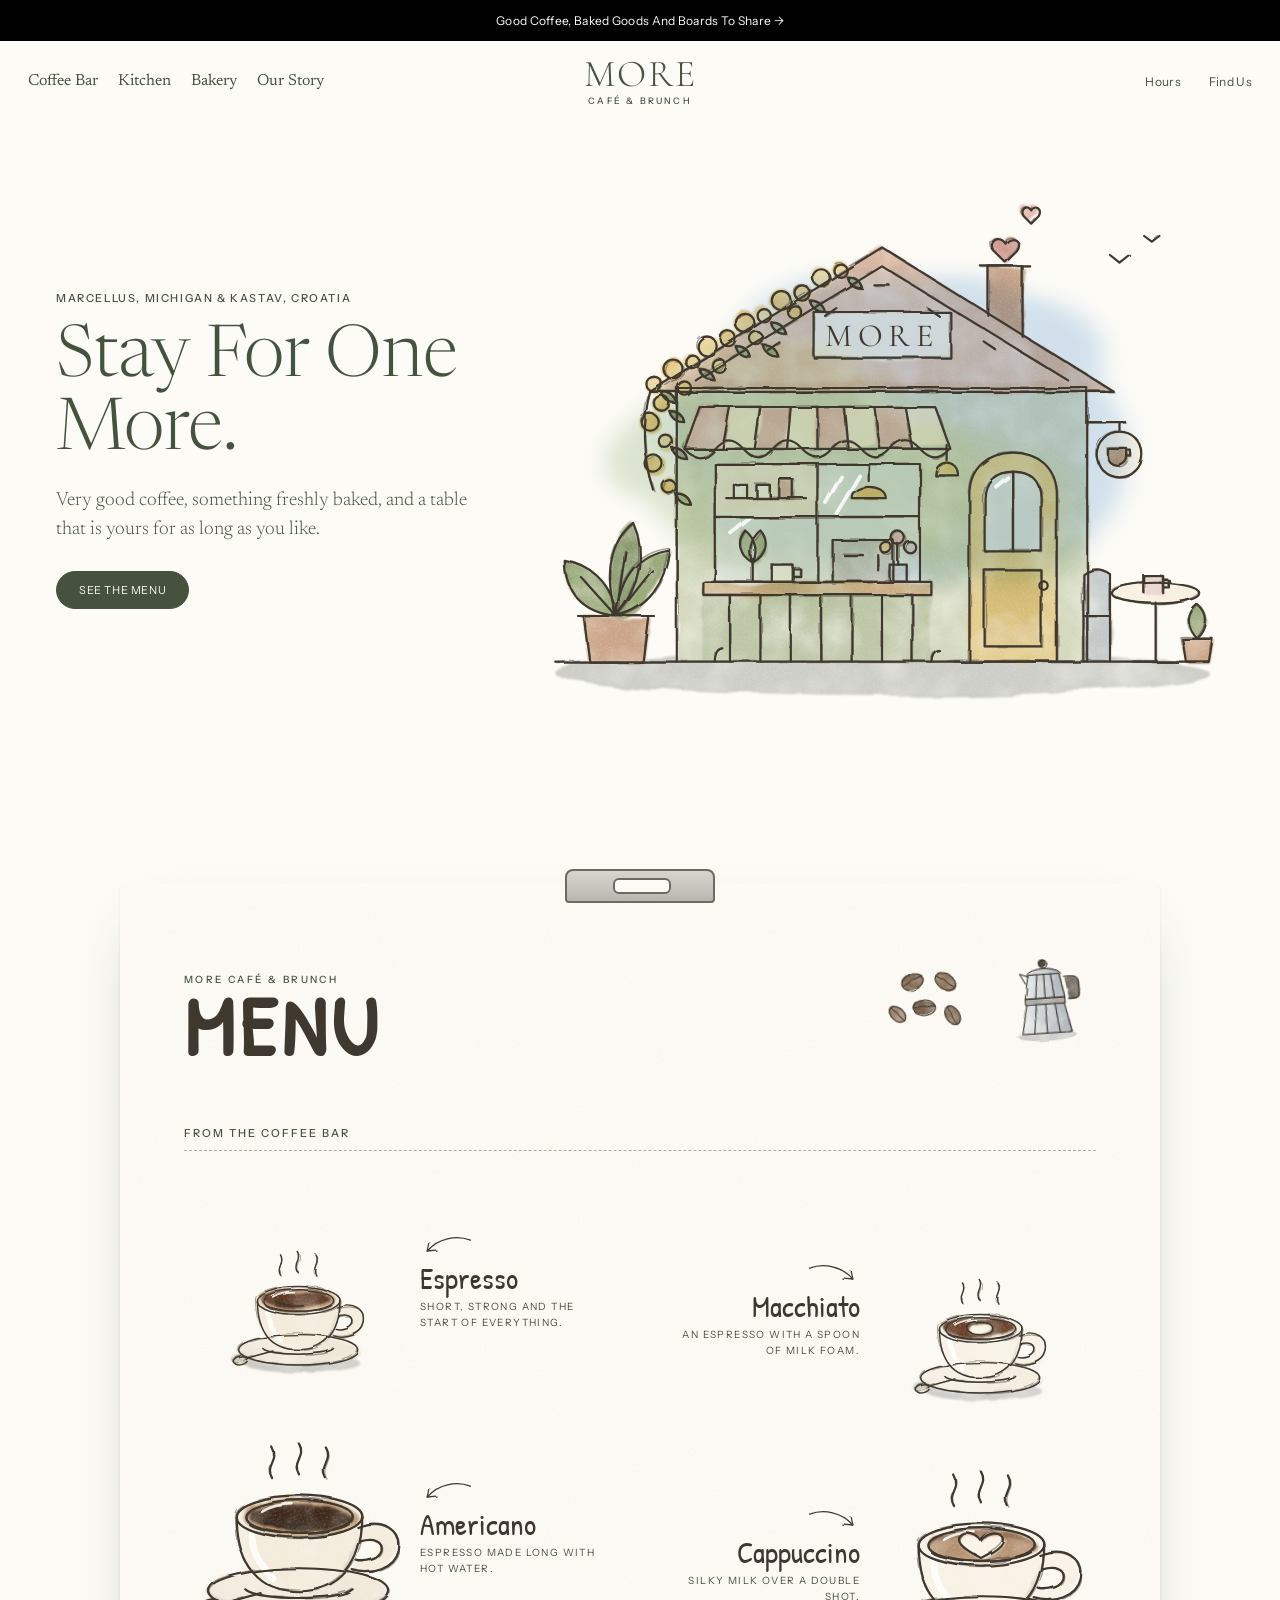
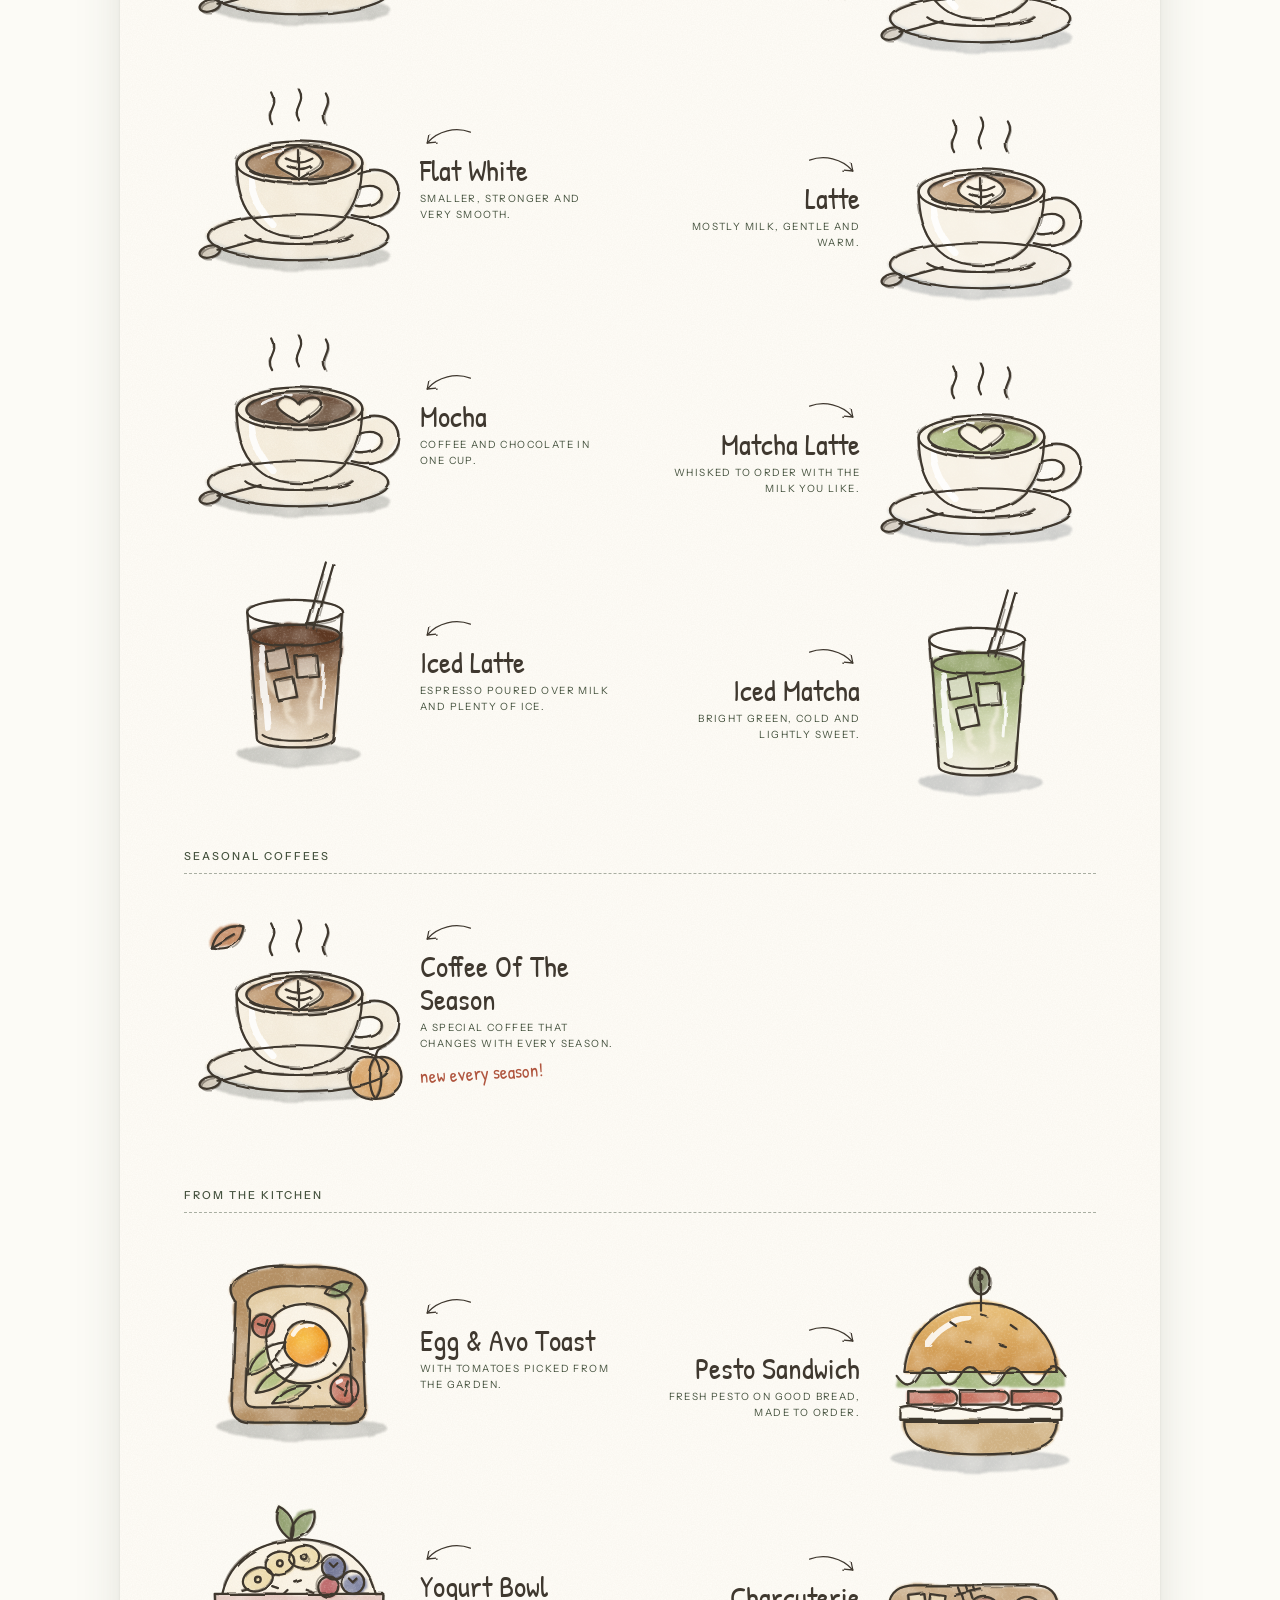
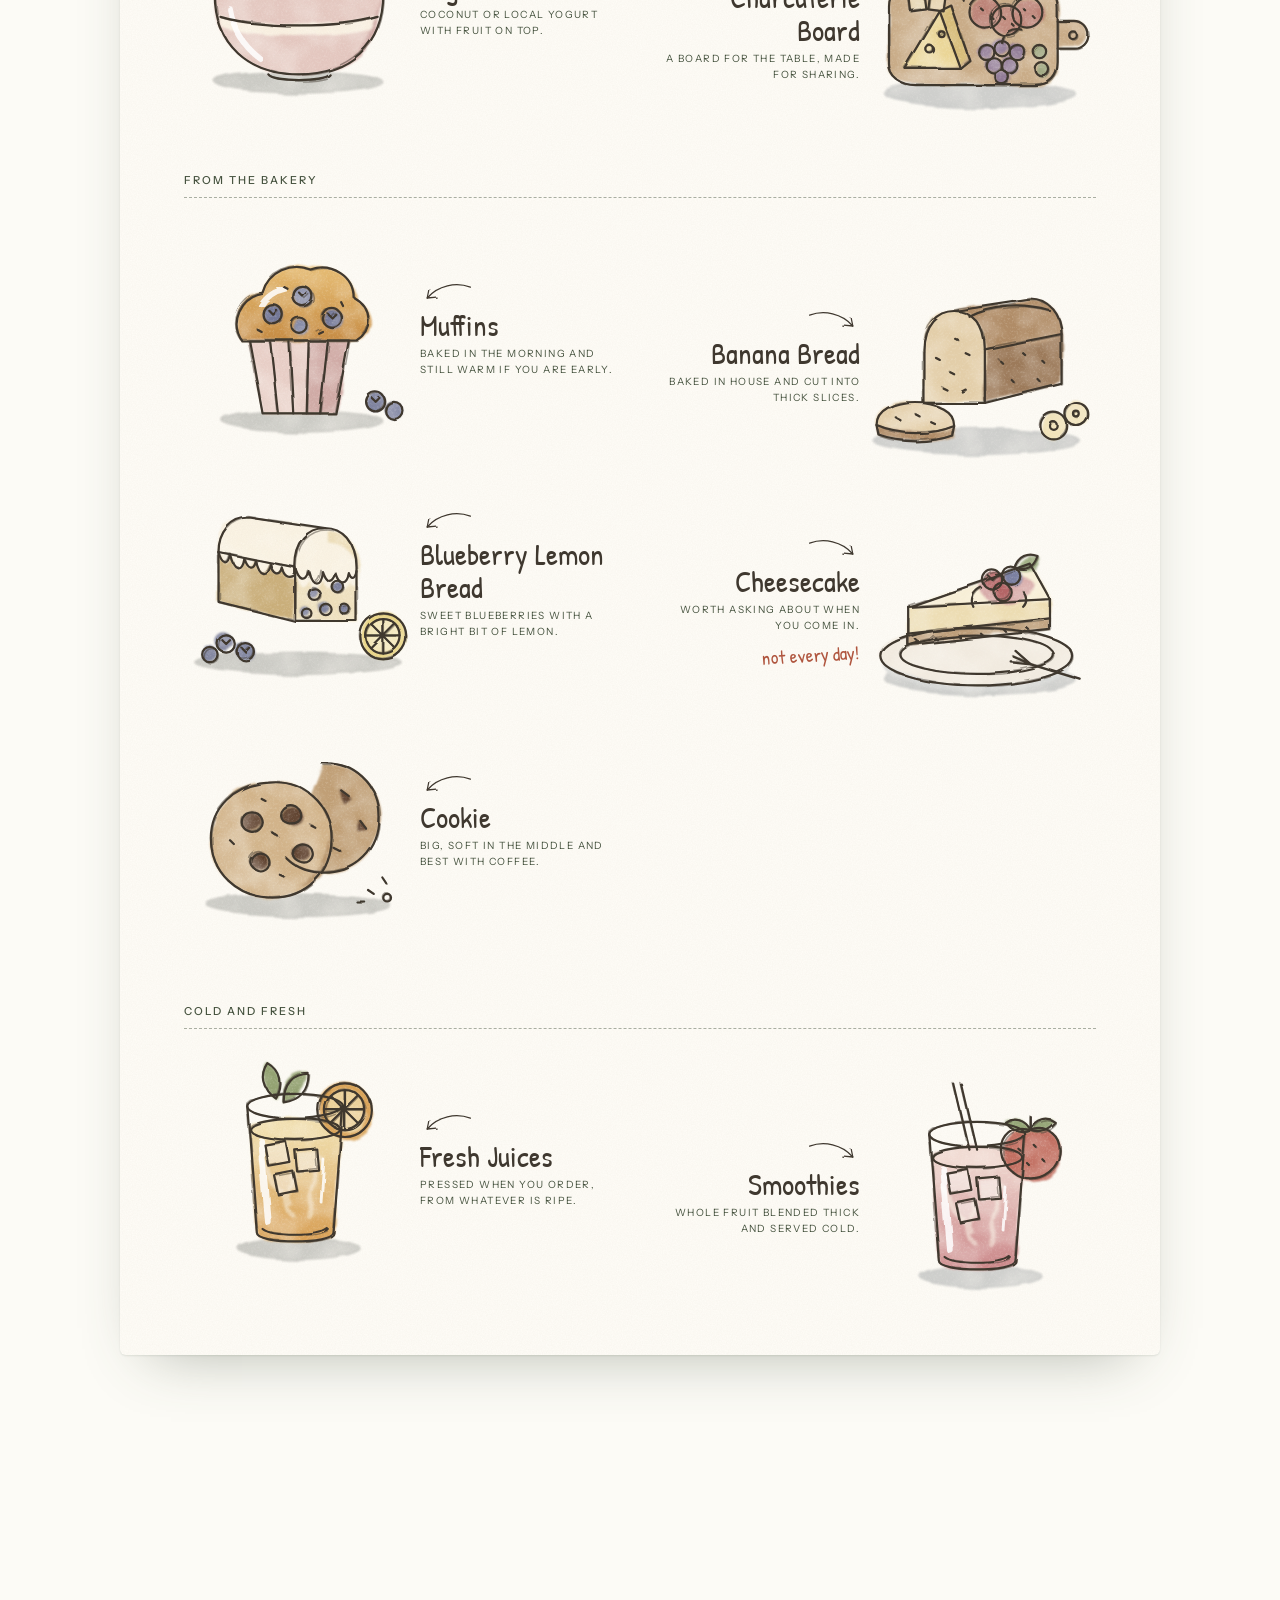
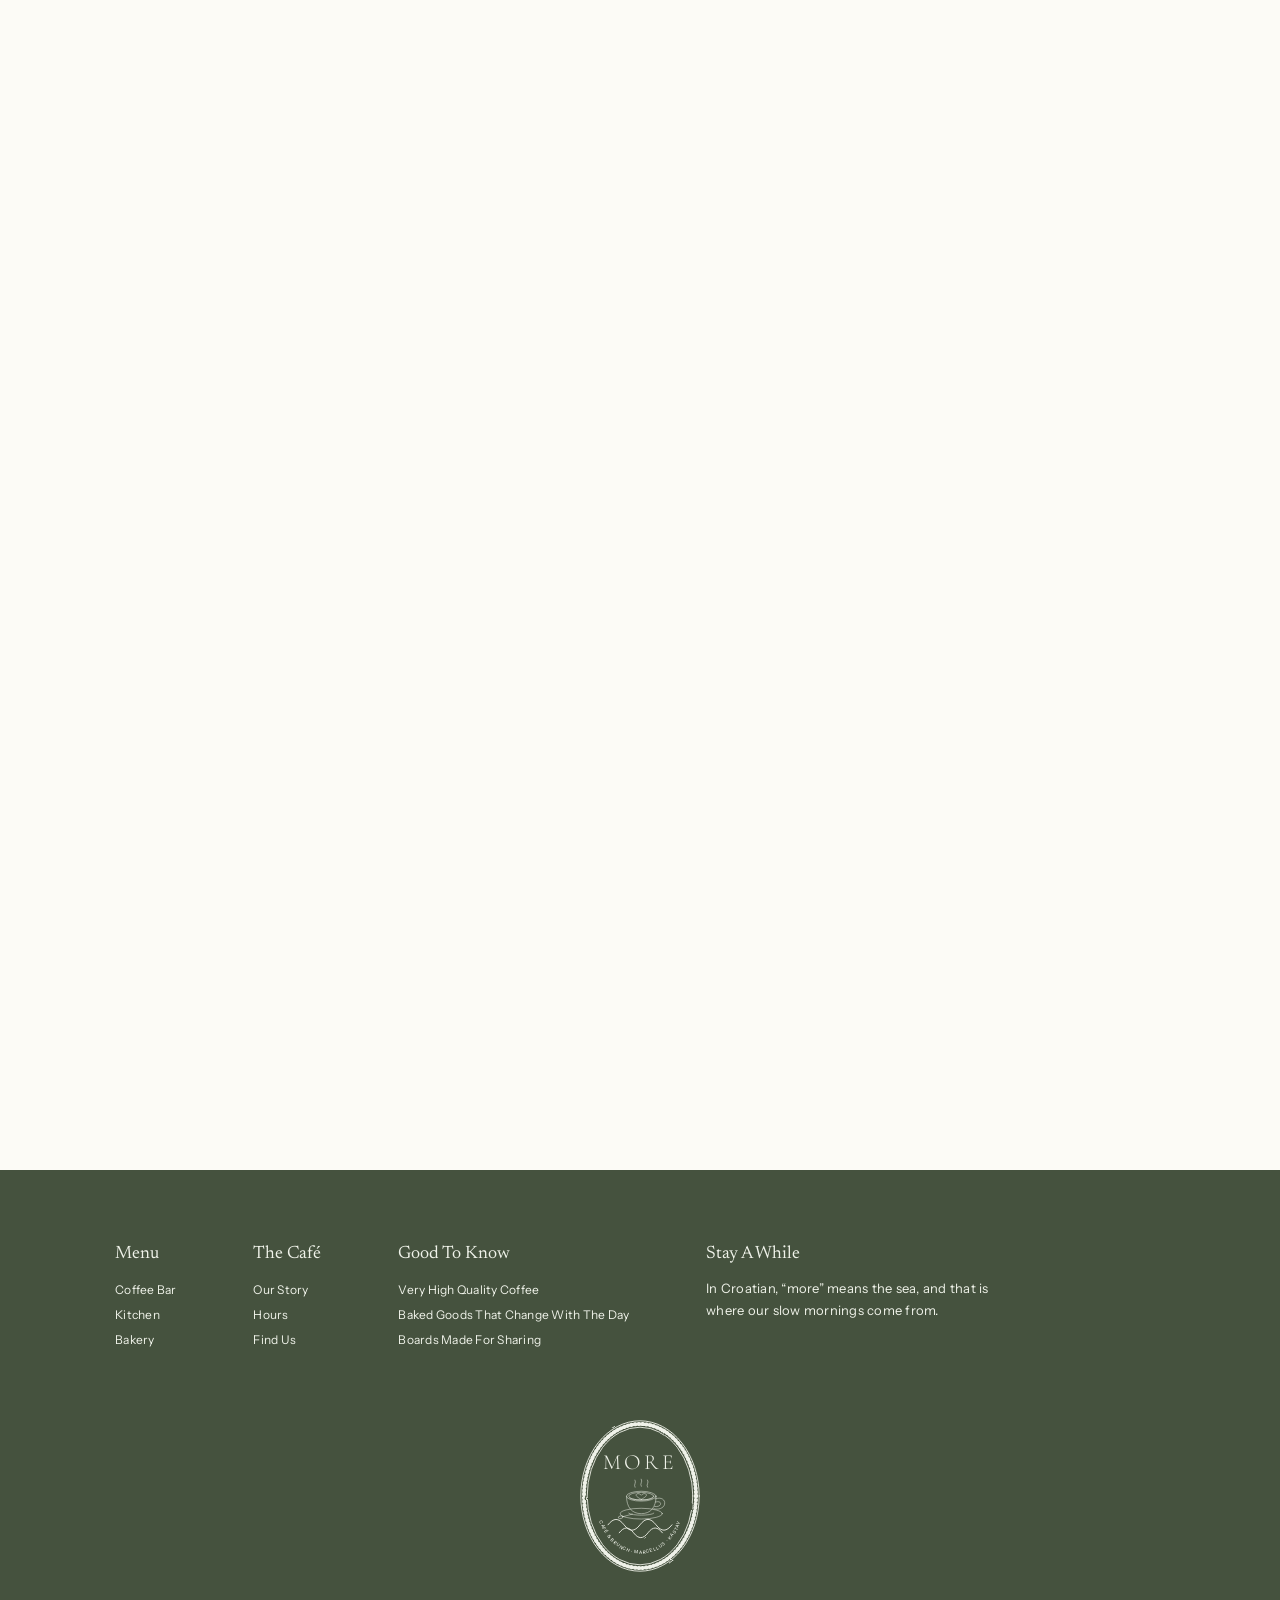
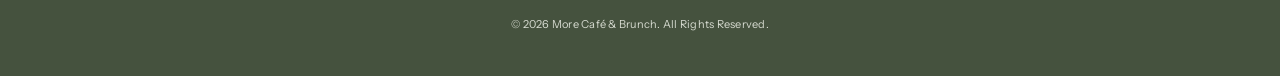
<file: index.html>
<!doctype html>
<html lang="en">
<head>
<meta charset="utf-8">
<meta name="viewport" content="width=device-width, initial-scale=1">
<title>More Café &amp; Brunch</title>
<meta name="description" content="A café and brunch place where the coffee is very good, the baking is fresh and nobody is in a hurry.">
<link rel="preconnect" href="https://fonts.googleapis.com">
<link rel="preconnect" href="https://fonts.gstatic.com" crossorigin>
<link href="https://fonts.googleapis.com/css2?family=Cormorant+Garamond:wght@300;400&family=Newsreader:opsz,wght@6..72,300;6..72,400&family=Instrument+Sans:wght@400;500&family=Patrick+Hand&display=swap" rel="stylesheet">
<link rel="stylesheet" href="styles.css?v=17">
</head>
<body>

<a class="announce" href="#coffee">Good Coffee, Baked Goods And Boards To Share <span aria-hidden="true">&rarr;</span></a>

<header class="header">
  <button class="nav-toggle" aria-expanded="false" aria-controls="nav">Menu</button>
  <nav class="nav" id="nav" aria-label="Main">
    <a href="#coffee">Coffee Bar</a>
    <a href="#kitchen">Kitchen</a>
    <a href="#bakery">Bakery</a>
    <a href="story.html">Our Story</a>
  </nav>
  <a class="wordmark" href="#top"><span data-name>More</span><small data-kind>Café &amp; Brunch</small></a>
  <div class="header-right">
    <a href="#visit">Hours</a>
    <a href="#visit">Find Us</a>
  </div>
</header>

<main id="top">

  <section class="hero hero-art">
    <div class="hero-text">
      <p class="label">Marcellus, Michigan &amp; Kastav, Croatia</p>
      <h1>Stay For One More.</h1>
      <p>Very good coffee, something freshly baked, and a table that is yours for as long as you like.</p>
      <a class="pill" href="#coffee">See The Menu</a>
    </div>
    <div class="hero-pic" data-art="cafe" data-wash="3"></div>
  </section>

  <section class="sheet-wrap">
    <div class="sheet">
      <span class="clip"></span>
      <p class="sheet-over">More Café &amp; Brunch</p>
      <h2 class="hand">Menu</h2>
      <span class="sheet-doodle sheet-doodle-a" data-art="beans"></span>
      <span class="sheet-doodle sheet-doodle-b" data-art="moka"></span>
      <div class="sheet-group" id="coffee" data-sheet="coffee" data-title="From The Coffee Bar"></div>
      <div class="sheet-group" data-sheet="season" data-title="Seasonal Coffees"></div>
      <div class="sheet-group" id="kitchen" data-sheet="kitchen" data-title="From The Kitchen"></div>
      <div class="sheet-group" id="bakery" data-sheet="bakery" data-title="From The Bakery"></div>
      <div class="sheet-group" data-sheet="fresh" data-title="Cold And Fresh"></div>
    </div>
  </section>

  <section class="two-up">
    <article>
      <a class="tile tile-art" href="#coffee"><span data-art="cappuccino" data-wash="2"></span></a>
      <h2>Coffee,<br>Made Slowly</h2>
      <p>Pulled by hand and poured with care,<br>one cup at a time.</p>
      <a class="pill" href="#coffee">Visit The Coffee Bar</a>
    </article>
    <article>
      <a class="tile tile-art" href="#visit"><span data-art="garden" data-wash="0"></span></a>
      <h2>The Garden<br>Table</h2>
      <p>When the sun is out, the best seats<br>in the house are outside it.</p>
      <a class="pill" href="#visit">Plan Your Visit</a>
    </article>
  </section>

  <div class="doodle" data-art="waves"></div>

  <section class="beliefs" id="story">
    <h2 class="label">What We Believe</h2>
    <div class="beliefs-grid">
      <blockquote>
        <span class="mark" data-art="sun"></span>
        <p>&ldquo;Breakfast has no closing time, so we serve it until the last guest leaves.&rdquo;</p>
        <cite>On Time</cite>
      </blockquote>
      <blockquote>
        <span class="mark" data-art="olive"></span>
        <p>&ldquo;Good ingredients need very little done to them, and we try to stay out of their way.&rdquo;</p>
        <cite>On Food</cite>
      </blockquote>
      <blockquote>
        <span class="mark" data-art="cappuccino"></span>
        <p>&ldquo;A second coffee is never a bad idea, and neither is staying for a third.&rdquo;</p>
        <cite>On Coffee</cite>
      </blockquote>
    </div>
    <a class="pill" href="story.html">Read Our Story</a>
  </section>

  <section class="band band-art">
    <span class="band-doodle band-doodle-a" data-art="lily" data-wash="1"></span>
    <span class="band-doodle band-doodle-b" data-art="icedlatte" data-wash="2"></span>
    <div class="band-text">
      <h2>A slow morning is the best thing we know how to make.</h2>
      <a href="#visit">Come And Stay A While</a>
    </div>
  </section>

  <section class="visit" id="visit">
    <span class="mark mark-lg" data-art="lily" data-wash="3"></span>
    <h2>Pull up a chair</h2>
    <div class="visit-grid">
      <div>
        <span class="mark" data-art="sun" data-wash="0"></span>
        <h3>Hours</h3>
        <p>Open Daily<br>Opening Hours Coming Soon</p>
      </div>
      <div>
        <span class="mark" data-art="kiosk" data-wash="1"></span>
        <h3>Find Us</h3>
        <p>Address Coming Soon<br>Walk-Ins Always Welcome</p>
      </div>
      <div>
        <span class="mark" data-art="letter" data-wash="2"></span>
        <h3>Say Hello</h3>
        <p>Phone And Email Coming Soon<br>Tables For Groups On Request</p>
      </div>
    </div>
  </section>

</main>

<footer class="footer">
  <div class="footer-cols">
    <div>
      <h2>Menu</h2>
      <a href="#coffee">Coffee Bar</a>
      <a href="#kitchen">Kitchen</a>
      <a href="#bakery">Bakery</a>
    </div>
    <div>
      <h2>The Café</h2>
      <a href="story.html">Our Story</a>
      <a href="#visit">Hours</a>
      <a href="#visit">Find Us</a>
    </div>
    <div>
      <h2>Good To Know</h2>
      <span>Very High Quality Coffee</span>
      <span>Baked Goods That Change With The Day</span>
      <span>Boards Made For Sharing</span>
    </div>
    <div class="footer-note">
      <h2>Stay A While</h2>
      <p>In Croatian, &ldquo;more&rdquo; means the sea, and that is where our slow mornings come from.</p>
    </div>
  </div>
  <div class="footer-crest" data-art="crest"></div>
  <p class="copyright">&copy; 2026 <span data-name>More</span> <span data-kind>Café &amp; Brunch</span>. All Rights Reserved.</p>
</footer>

<script src="menu.js?v=17"></script>
<script src="art.js?v=17"></script>
<script src="script.js?v=17"></script>
</body>
</html>
</file>
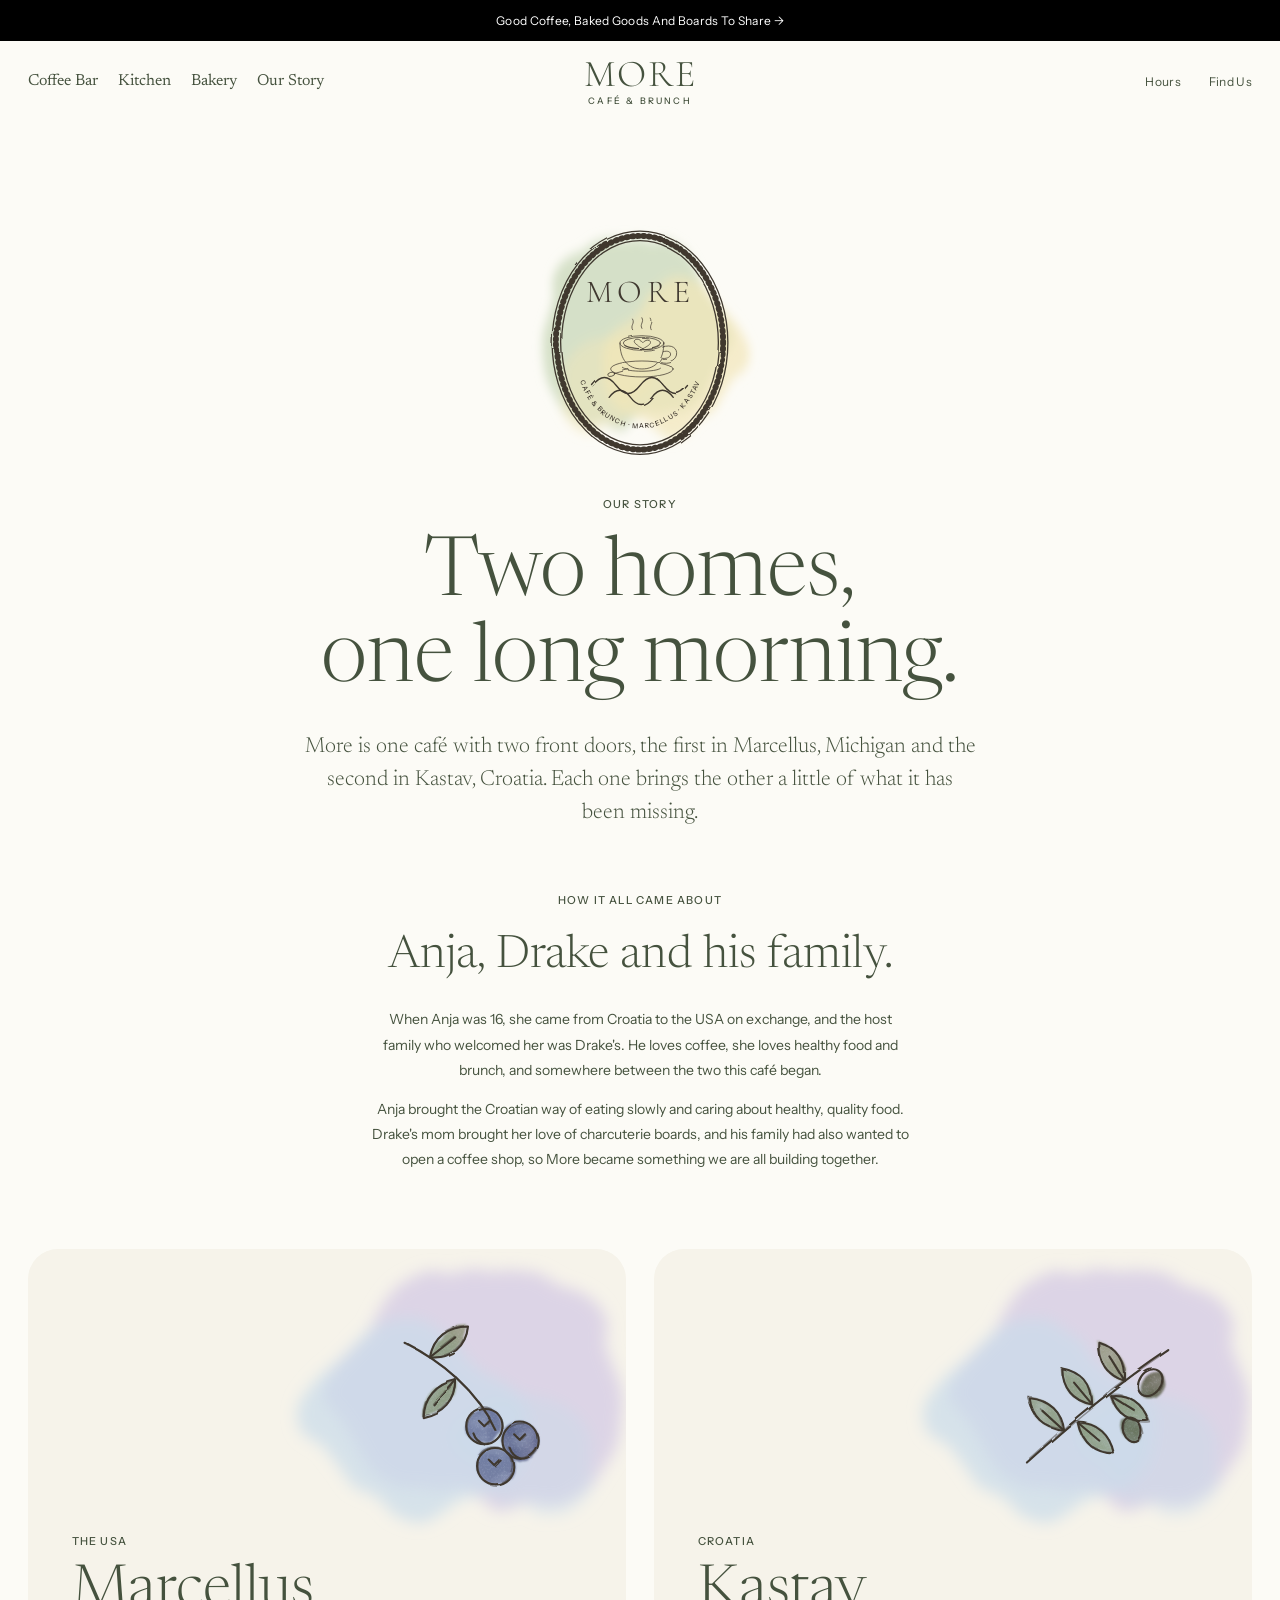
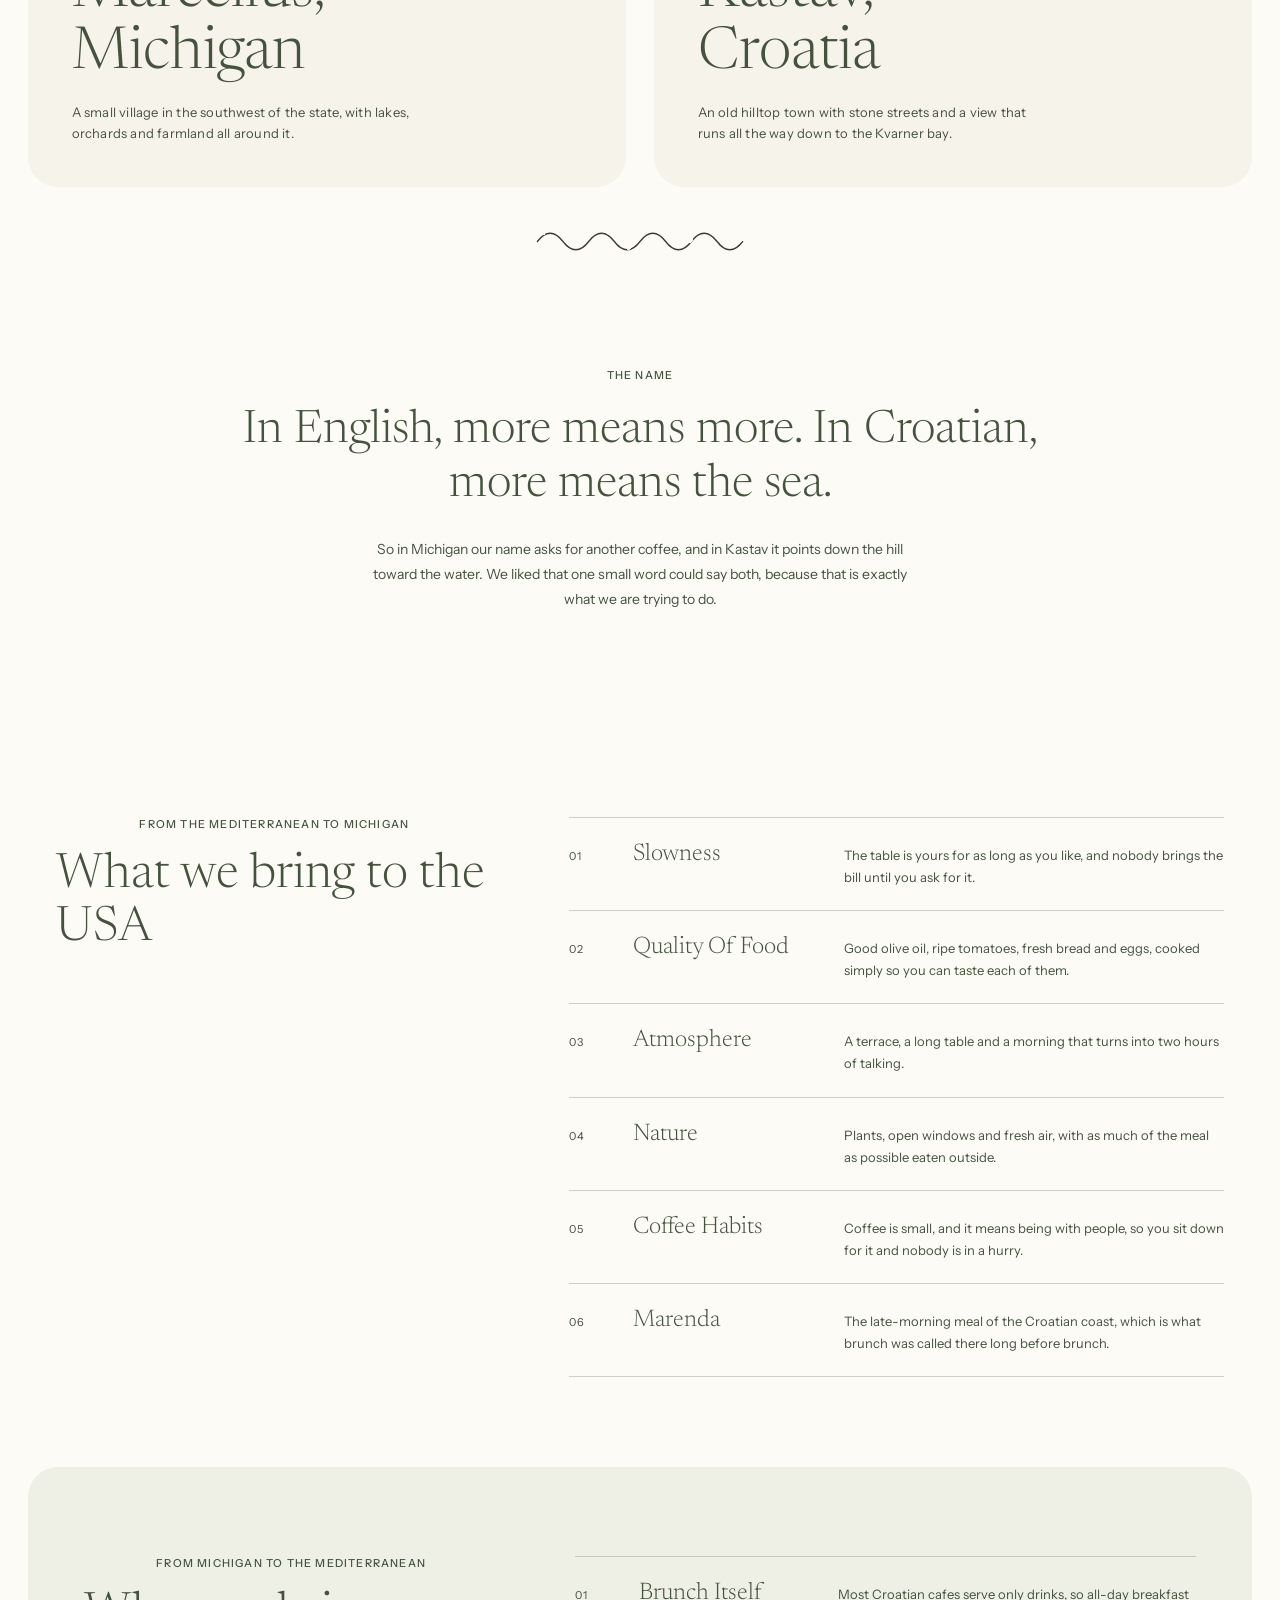
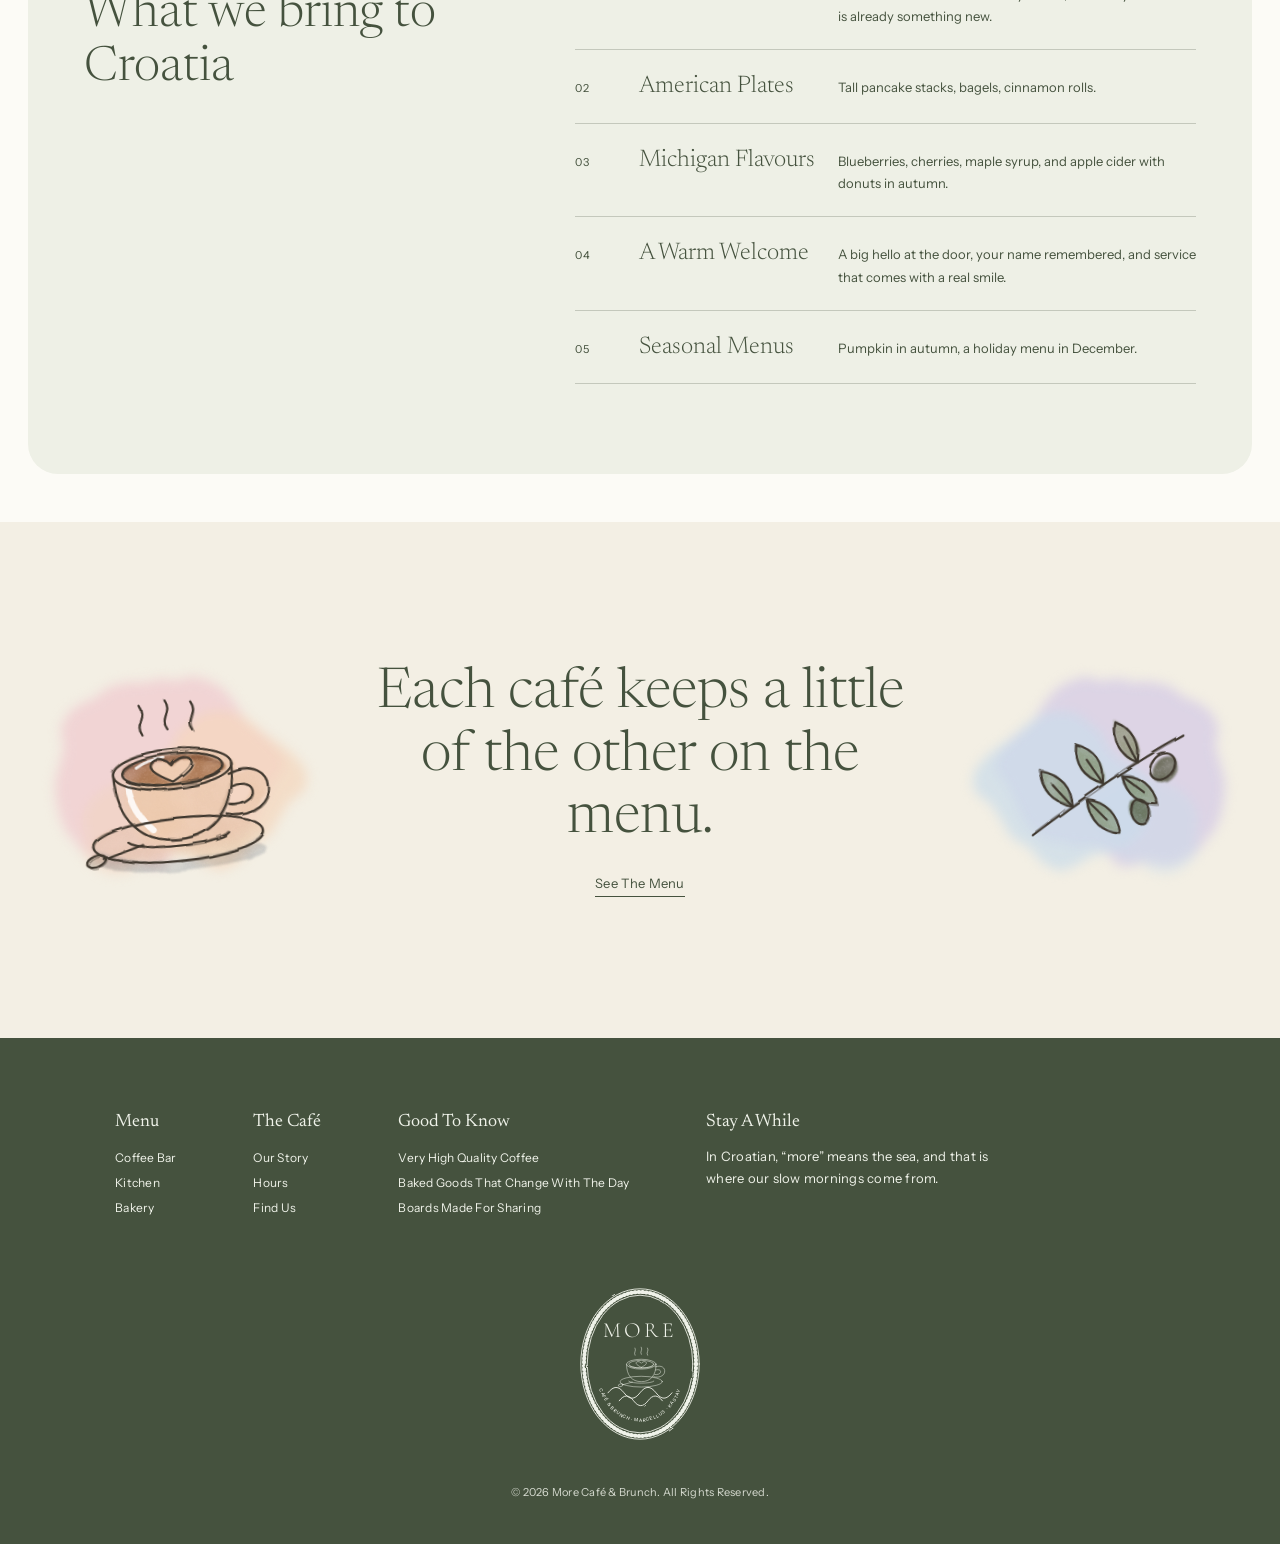
<file: story.html>
<!doctype html>
<html lang="en">
<head>
<meta charset="utf-8">
<meta name="viewport" content="width=device-width, initial-scale=1">
<title>Our Story | More Café &amp; Brunch</title>
<meta name="description" content="The story of More Café &amp; Brunch, one café with two homes in Marcellus, Michigan and Kastav, Croatia.">
<link rel="preconnect" href="https://fonts.googleapis.com">
<link rel="preconnect" href="https://fonts.gstatic.com" crossorigin>
<link href="https://fonts.googleapis.com/css2?family=Cormorant+Garamond:wght@300;400&family=Newsreader:opsz,wght@6..72,300;6..72,400&family=Instrument+Sans:wght@400;500&family=Patrick+Hand&display=swap" rel="stylesheet">
<link rel="stylesheet" href="styles.css?v=17">
</head>
<body>

<a class="announce" href="index.html#coffee">Good Coffee, Baked Goods And Boards To Share <span aria-hidden="true">&rarr;</span></a>

<header class="header">
  <button class="nav-toggle" aria-expanded="false" aria-controls="nav">Menu</button>
  <nav class="nav" id="nav" aria-label="Main">
    <a href="index.html#coffee">Coffee Bar</a>
    <a href="index.html#kitchen">Kitchen</a>
    <a href="index.html#bakery">Bakery</a>
    <a href="story.html">Our Story</a>
  </nav>
  <a class="wordmark" href="index.html"><span data-name>More</span><small data-kind>Café &amp; Brunch</small></a>
  <div class="header-right">
    <a href="index.html#visit">Hours</a>
    <a href="index.html#visit">Find Us</a>
  </div>
</header>

<main id="top" class="story">

  <section class="story-intro">
    <div class="intro-crest" data-art="crest" data-wash="0"></div>
    <p class="label">Our Story</p>
    <h1>Two homes,<br>one long morning.</h1>
    <p class="lede">More is one café with two front doors, the first in Marcellus, Michigan and the second in Kastav, Croatia. Each one brings the other a little of what it has been missing.</p>
  </section>

  <section class="name-note beginning">
    <p class="label">How It All Came About</p>
    <h2>Anja, Drake and his family.</h2>
    <p>When Anja was 16, she came from Croatia to the USA on exchange, and the host family who welcomed her was Drake's. He loves coffee, she loves healthy food and brunch, and somewhere between the two this café began.</p>
    <p>Anja brought the Croatian way of eating slowly and caring about healthy, quality food. Drake's mom brought her love of charcuterie boards, and his family had also wanted to open a coffee shop, so More became something we are all building together.</p>
  </section>

  <section class="places">
    <article class="place place-green">
      <span class="place-art" data-art="blueberry" data-wash="0"></span>
      <p class="label">The USA</p>
      <h2>Marcellus,<br>Michigan</h2>
      <p>A small village in the southwest of the state, with lakes, orchards and farmland all around it.</p>
    </article>
    <article class="place place-blue">
      <span class="place-art" data-art="olive" data-wash="1"></span>
      <p class="label">Croatia</p>
      <h2>Kastav,<br>Croatia</h2>
      <p>An old hilltop town with stone streets and a view that runs all the way down to the Kvarner bay.</p>
    </article>
  </section>

  <div class="doodle" data-art="waves"></div>

  <section class="name-note">
    <p class="label">The Name</p>
    <h2>In English, more means more. In Croatian, more means the sea.</h2>
    <p>So in Michigan our name asks for another coffee, and in Kastav it points down the hill toward the water. We liked that one small word could say both, because that is exactly what we are trying to do.</p>
  </section>

  <section class="bring">
    <div class="bring-head">
      <p class="label">From The Mediterranean To Michigan</p>
      <h2>What we bring to the USA</h2>
    </div>
    <ol class="bring-list">
      <li><span>01</span><h3>Slowness</h3><p>The table is yours for as long as you like, and nobody brings the bill until you ask for it.</p></li>
      <li><span>02</span><h3>Quality Of Food</h3><p>Good olive oil, ripe tomatoes, fresh bread and eggs, cooked simply so you can taste each of them.</p></li>
      <li><span>03</span><h3>Atmosphere</h3><p>A terrace, a long table and a morning that turns into two hours of talking.</p></li>
      <li><span>04</span><h3>Nature</h3><p>Plants, open windows and fresh air, with as much of the meal as possible eaten outside.</p></li>
      <li><span>05</span><h3>Coffee Habits</h3><p>Coffee is small, and it means being with people, so you sit down for it and nobody is in a hurry.</p></li>
      <li><span>06</span><h3>Marenda</h3><p>The late-morning meal of the Croatian coast, which is what brunch was called there long before brunch.</p></li>
    </ol>
  </section>

  <section class="bring bring-tint">
    <div class="bring-head">
      <p class="label">From Michigan To The Mediterranean</p>
      <h2>What we bring to Croatia</h2>
    </div>
    <ol class="bring-list">
      <li><span>01</span><h3>Brunch Itself</h3><p>Most Croatian cafes serve only drinks, so all-day breakfast is already something new.</p></li>
      <li><span>02</span><h3>American Plates</h3><p>Tall pancake stacks, bagels, cinnamon rolls.</p></li>
      <li><span>03</span><h3>Michigan Flavours</h3><p>Blueberries, cherries, maple syrup, and apple cider with donuts in autumn.</p></li>
      <li><span>04</span><h3>A Warm Welcome</h3><p>A big hello at the door, your name remembered, and service that comes with a real smile.</p></li>
      <li><span>05</span><h3>Seasonal Menus</h3><p>Pumpkin in autumn, a holiday menu in December.</p></li>
    </ol>
  </section>

  <section class="band band-art">
    <span class="band-doodle band-doodle-a" data-art="cappuccino" data-wash="2"></span>
    <span class="band-doodle band-doodle-b" data-art="olive" data-wash="0"></span>
    <div class="band-text">
      <h2>Each café keeps a little of the other on the menu.</h2>
      <a href="index.html#coffee">See The Menu</a>
    </div>
  </section>

</main>

<footer class="footer">
  <div class="footer-cols">
    <div>
      <h2>Menu</h2>
      <a href="index.html#coffee">Coffee Bar</a>
      <a href="index.html#kitchen">Kitchen</a>
      <a href="index.html#bakery">Bakery</a>
    </div>
    <div>
      <h2>The Café</h2>
      <a href="story.html">Our Story</a>
      <a href="index.html#visit">Hours</a>
      <a href="index.html#visit">Find Us</a>
    </div>
    <div>
      <h2>Good To Know</h2>
      <span>Very High Quality Coffee</span>
      <span>Baked Goods That Change With The Day</span>
      <span>Boards Made For Sharing</span>
    </div>
    <div class="footer-note">
      <h2>Stay A While</h2>
      <p>In Croatian, &ldquo;more&rdquo; means the sea, and that is where our slow mornings come from.</p>
    </div>
  </div>
  <div class="footer-crest" data-art="crest"></div>
  <p class="copyright">&copy; 2026 <span data-name>More</span> <span data-kind>Café &amp; Brunch</span>. All Rights Reserved.</p>
</footer>

<script src="menu.js?v=17"></script>
<script src="art.js?v=17"></script>
<script src="script.js?v=17"></script>
<script>document.title = `Our Story | ${CAFE_NAME} ${CAFE_KIND}`;</script>
</body>
</html>
</file>
<file: styles.css>
:root {
  --cream: #fcfbf6;
  --ink: #45523e;
  --ink-soft: #6c7765;
  --card: #eef0e6;
  --footer-text: #eff2e9;
  --serif: 'Newsreader', 'Iowan Old Style', Georgia, serif;
  --sans: 'Instrument Sans', Helvetica, Arial, sans-serif;
  --gutter: clamp(16px, 2.2vw, 28px);
}

* { box-sizing: border-box; }
html { scroll-behavior: smooth; scroll-padding-top: 80px; }
body {
  margin: 0;
  background: var(--cream);
  color: var(--ink);
  font: 400 14px/1.6 var(--sans);
  -webkit-font-smoothing: antialiased;
}
img { display: block; width: 100%; height: 100%; object-fit: cover; }
a { color: inherit; text-decoration: none; }
h1, h2, h3, p, blockquote { margin: 0; }

/* Announcement bar */
.announce {
  display: block;
  background: #000;
  color: #fff;
  text-align: center;
  font-size: 12px;
  letter-spacing: 0.3px;
  padding: 11px 16px;
}

/* Header */
.header {
  position: sticky;
  top: 0;
  z-index: 10;
  display: grid;
  grid-template-columns: 1fr auto 1fr;
  align-items: center;
  padding: 16px var(--gutter);
  background: var(--cream);
}
.nav { display: flex; gap: 20px; font: 400 16px var(--serif); }
.nav a:hover, .header-right a:hover, .footer a:hover { opacity: 0.6; }
.wordmark {
  font: 300 clamp(28px, 3vw, 38px)/0.9 'Cormorant Garamond', var(--serif);
  text-transform: uppercase;
  letter-spacing: -0.02em;
  white-space: nowrap;
  text-align: center;
}
.wordmark span { display: block; letter-spacing: 0.04em; }
.wordmark small {
  display: block;
  margin-top: 5px;
  font: 500 9px/1 var(--sans);
  letter-spacing: 2.2px;
}
.header-right { display: flex; justify-content: flex-end; gap: 28px; font-size: 12px; letter-spacing: 0.3px; }
.nav-toggle { display: none; }

/* Hero */
.hero { position: relative; height: min(78vh, 760px); min-height: 440px; }
.hero::after {
  content: '';
  position: absolute;
  inset: 0;
  background: linear-gradient(to top, rgba(20, 26, 16, 0.55), rgba(20, 26, 16, 0) 55%);
}
.hero-text {
  position: absolute;
  z-index: 1;
  left: var(--gutter);
  bottom: clamp(28px, 5vw, 56px);
  max-width: 460px;
  color: #fff;
}
.hero h1 { font: 400 clamp(36px, 4.4vw, 54px)/1.1 var(--serif); }
.hero p { margin: 10px 0 20px; font-size: 15px; }

/* Pill buttons */
.pill {
  display: inline-block;
  padding: 13px 22px 12px;
  border: 1px solid var(--ink);
  border-radius: 100px;
  background: var(--ink);
  color: var(--cream);
  font-size: 11px;
  line-height: 1;
  letter-spacing: 0.6px;
  text-transform: uppercase;
  transition: background 0.2s, color 0.2s;
}
.pill:hover { background: transparent; color: var(--ink); }
.pill-light { background: var(--cream); border-color: var(--cream); color: var(--ink); }
.pill-light:hover { background: transparent; color: var(--cream); }

/* Small uppercase section labels */
.label {
  font: 500 15px var(--sans);
  letter-spacing: 0.4px;
  text-transform: uppercase;
  text-align: center;
}

/* Scrolling card rows */
.row { padding: clamp(48px, 6vw, 80px) 0 clamp(28px, 4vw, 48px); }
.row .label { margin-bottom: 28px; }
.scroller {
  display: flex;
  gap: 16px;
  padding: 0 clamp(16px, 4.4vw, 56px);
  overflow-x: auto;
  scroll-snap-type: x proximity;
  scroll-padding-left: clamp(16px, 4.4vw, 56px);
  scrollbar-width: none;
}
.scroller::-webkit-scrollbar { display: none; }
.card { flex: 0 0 clamp(220px, 21.5vw, 300px); scroll-snap-align: start; }
.card-img {
  position: relative;
  aspect-ratio: 4 / 5;
  border-radius: 8px;
  overflow: hidden;
  background: var(--card);
}
.card-img img { transition: transform 0.6s ease; }
.card:hover .card-img img { transform: scale(1.04); }
.tags { position: absolute; top: 14px; left: 14px; display: flex; flex-wrap: wrap; gap: 6px; }
.tag {
  padding: 5px 10px 4px;
  border: 1px solid var(--ink);
  border-radius: 100px;
  background: var(--cream);
  font-size: 10px;
  line-height: 1;
  letter-spacing: 0.3px;
}
.tag-solid { background: var(--ink); color: var(--cream); }
.card-head { display: flex; justify-content: space-between; align-items: baseline; gap: 12px; margin-top: 14px; }
.card h3 { font: 300 19px/1.25 var(--serif); }
.price { font: 300 17px var(--serif); }
.card p { margin-top: 4px; font-size: 12px; line-height: 1.5; color: var(--ink-soft); max-width: 26ch; }
.progress {
  position: relative;
  height: 1px;
  margin: 36px clamp(16px, 4.4vw, 56px) 0;
  background: rgba(69, 82, 62, 0.3);
}
.progress span { position: absolute; top: -1px; height: 3px; background: var(--ink); }

/* Two large photo tiles */
.two-up {
  display: grid;
  grid-template-columns: 1fr 1fr;
  gap: var(--gutter);
  padding: clamp(28px, 4vw, 48px) var(--gutter);
  text-align: center;
}
.tile { display: block; aspect-ratio: 11 / 12; border-radius: 30px; overflow: hidden; background: var(--card); }
.tile img { transition: transform 0.8s ease; }
.tile:hover img { transform: scale(1.03); }
.two-up h2 { margin-top: 28px; font: 300 clamp(34px, 4vw, 52px)/1.12 var(--serif); }
.two-up p { margin: 16px 0 22px; font-size: 13px; letter-spacing: 0.3px; }

/* Beliefs */
.beliefs { padding: clamp(56px, 8vw, 110px) var(--gutter); text-align: center; }
.beliefs .label { font-size: 11px; }
.beliefs-grid {
  display: grid;
  grid-template-columns: repeat(3, 1fr);
  gap: clamp(28px, 5vw, 72px);
  max-width: 1180px;
  margin: 40px auto 0;
}
.beliefs p { font: 300 clamp(20px, 1.9vw, 25px)/1.35 var(--serif); }
.beliefs cite {
  display: block;
  margin-top: 18px;
  font: 500 11px var(--sans);
  letter-spacing: 1.2px;
  text-transform: uppercase;
}

/* Full width statement band */
.band { position: relative; height: min(600px, 80vh); margin-top: clamp(28px, 4vw, 48px); }
.band::after { content: ''; position: absolute; inset: 0; background: rgba(20, 26, 16, 0.38); }
.band-text {
  position: absolute;
  z-index: 1;
  inset: 0;
  display: flex;
  flex-direction: column;
  align-items: center;
  justify-content: center;
  gap: 22px;
  padding: 0 var(--gutter);
  color: #fff;
  text-align: center;
}
.band h2 { max-width: 16ch; font: 300 clamp(32px, 4.4vw, 56px)/1.12 var(--serif); }
.band a { font-size: 13px; letter-spacing: 0.3px; border-bottom: 1px solid currentColor; padding-bottom: 2px; }

/* Visit */
.visit { padding: clamp(56px, 7vw, 96px) var(--gutter); text-align: center; }
.visit > h2 { font: 300 clamp(28px, 3vw, 38px)/1.2 var(--serif); }
.visit-grid {
  display: grid;
  grid-template-columns: repeat(3, 1fr);
  gap: var(--gutter);
  max-width: 1080px;
  margin: 40px auto 0;
}
.visit-grid > div { padding: 36px 20px; border-radius: 30px; background: var(--card); }
.visit h3 { margin-bottom: 10px; font: 300 22px var(--serif); }
.visit p { font-size: 12px; letter-spacing: 0.3px; line-height: 1.9; }

/* Footer */
.footer {
  padding: 75px clamp(16px, 9vw, 130px) 42px;
  background: var(--ink);
  color: var(--footer-text);
  font-size: 12px;
  letter-spacing: 0.25px;
}
.footer-cols { display: grid; grid-template-columns: repeat(3, auto) minmax(220px, 1.4fr); gap: 40px clamp(32px, 6vw, 90px); }
.footer h2 { margin-bottom: 14px; font: 400 18px var(--serif); letter-spacing: 0; }
.footer-cols a, .footer-cols span { display: block; line-height: 2.1; }
.footer-note p { max-width: 34ch; font-size: 13px; line-height: 1.7; }
.emblem {
  display: block;
  width: 78px;
  margin: 64px auto 40px;
  fill: none;
  stroke: var(--footer-text);
  stroke-width: 1.2;
  stroke-linecap: round;
  stroke-linejoin: round;
}
.copyright { text-align: center; font-size: 11px; opacity: 0.85; }

@media (max-width: 820px) {
  .header { grid-template-columns: 1fr auto 1fr; padding: 16px var(--gutter); }
  .nav-toggle {
    display: block;
    justify-self: start;
    padding: 0;
    border: 0;
    background: none;
    color: inherit;
    font: 400 16px var(--serif);
    cursor: pointer;
  }
  .nav {
    display: none;
    position: absolute;
    top: 100%;
    left: 0;
    right: 0;
    flex-direction: column;
    gap: 0;
    padding: 4px var(--gutter) 20px;
    background: var(--cream);
    border-bottom: 1px solid rgba(69, 82, 62, 0.2);
    font-size: 24px;
  }
  .nav.open { display: flex; }
  .nav a { padding: 10px 0; }
  .header-right a:first-child { display: none; }
  .two-up, .beliefs-grid, .visit-grid { grid-template-columns: 1fr; }
  .two-up article + article { margin-top: 28px; }
  .two-up p br { display: none; }
  .card { flex-basis: 62vw; }
  .footer-cols { grid-template-columns: 1fr 1fr; }
}

/* Story page */
.beliefs .pill { margin-top: 44px; }
.story .label { font-size: 11px; letter-spacing: 1.2px; }
.story-intro { max-width: 860px; margin: 0 auto; padding: clamp(56px, 8vw, 110px) var(--gutter) clamp(40px, 5vw, 64px); text-align: center; }
.story-intro h1 { margin: 22px 0 26px; font: 300 clamp(44px, 6.4vw, 84px)/1.05 var(--serif); }
.lede { max-width: 56ch; margin: 0 auto; font: 300 clamp(18px, 1.7vw, 22px)/1.5 var(--serif); }
.places { display: grid; grid-template-columns: 1fr 1fr; gap: var(--gutter); padding: 0 var(--gutter); }
.place {
  display: flex;
  flex-direction: column;
  justify-content: flex-end;
  min-height: clamp(340px, 42vw, 560px);
  padding: clamp(24px, 3.4vw, 48px);
  border-radius: 30px;
}
.place h2 { margin: 14px 0 16px; font: 300 clamp(36px, 4.6vw, 64px)/1.05 var(--serif); }
.place p:last-child { max-width: 38ch; font-size: 13px; letter-spacing: 0.2px; }
.place { position: relative; overflow: hidden; background: #f6f3ea; }
.place > :not(.place-art) { position: relative; }
.name-note { max-width: 900px; margin: 0 auto; padding: clamp(64px, 9vw, 130px) var(--gutter); text-align: center; }
.name-note h2 { margin: 22px 0 24px; font: 300 clamp(28px, 3.6vw, 46px)/1.18 var(--serif); }
.name-note p:not(.label) { max-width: 60ch; margin: 0 auto; font-size: 14px; line-height: 1.8; }
.name-note p + p:not(.label) { margin-top: 14px; }
.beginning { padding-top: 0; padding-bottom: clamp(48px, 6vw, 80px); }
.bring { display: grid; grid-template-columns: 1fr 1.5fr; gap: clamp(28px, 6vw, 90px); padding: clamp(56px, 7vw, 100px) clamp(16px, 4.4vw, 56px); }
.bring-tint { margin: 0 var(--gutter) clamp(28px, 4vw, 48px); border-radius: 30px; background: var(--card); }
.bring-head h2 { margin-top: 18px; font: 300 clamp(32px, 3.8vw, 52px)/1.1 var(--serif); }
.bring-list { margin: 0; padding: 0; list-style: none; }
.bring-list li {
  display: grid;
  grid-template-columns: 44px minmax(150px, 0.8fr) 1.6fr;
  gap: 8px 20px;
  align-items: baseline;
  padding: 22px 0;
  border-top: 1px solid rgba(69, 82, 62, 0.25);
}
.bring-list li:last-child { border-bottom: 1px solid rgba(69, 82, 62, 0.25); }
.bring-list span { font-size: 11px; letter-spacing: 1.2px; }
.bring-list h3 { font: 300 24px/1.2 var(--serif); }
.bring-list p { font-size: 13px; line-height: 1.7; }
.story .band { margin-top: 0; }

@media (max-width: 820px) {
  .places, .bring { grid-template-columns: 1fr; }
  .bring-list li { grid-template-columns: 32px 1fr; }
  .bring-list p { grid-column: 2; }
}

/* Line drawings and watercolour washes */
.ink { display: block; width: 100%; height: 100%; fill: none; stroke: currentColor; stroke-width: 1.5; stroke-linecap: round; stroke-linejoin: round; overflow: visible; }
.wash { position: absolute; inset: -8%; width: 116%; height: 116%; }
.card-art { background: #f6f3ea; }
.card-art .ink { position: absolute; inset: 19%; width: 62%; height: 62%; transition: transform 1.2s ease; }
.card:hover .card-art .ink { transform: rotate(-3deg) scale(1.04); }
.mark { position: relative; display: block; width: 64px; height: 64px; margin: 0 auto 14px; }
.mark .ink { position: relative; }
.mark .wash { inset: -45%; width: 190%; height: 190%; }
.mark-lg { width: 110px; height: 110px; margin-bottom: 18px; }
.visit-grid > div { background: #f6f3ea; }
.doodle { width: min(220px, 50vw); margin: clamp(20px, 3vw, 40px) auto 0; }
.doodle .ink { height: auto; }
.crest text { fill: currentColor; stroke: none; text-anchor: middle; }
.crest-name { font: 300 30px 'Cormorant Garamond', serif; letter-spacing: 3px; }
.crest-small { font: 500 6px 'Instrument Sans', sans-serif; letter-spacing: 1.6px; }
.footer-crest { width: 108px; margin: 64px auto 40px; color: var(--footer-text); }
.footer-crest .ink { height: auto; stroke-width: 1.1; }
.intro-crest { position: relative; width: 150px; margin: 0 auto 36px; }
.intro-crest .ink { position: relative; height: auto; stroke-width: 1.1; }
.intro-crest .wash { inset: -30%; width: 160%; height: 160%; }
.place-art { position: absolute; top: 8%; right: 8%; width: clamp(120px, 17vw, 220px); aspect-ratio: 1; }
.place-art .ink { position: relative; }
.place-art .wash { inset: -60%; width: 220%; height: 220%; }

/* A slower pace */
.slow { opacity: 0; transform: translateY(22px); transition: opacity 1.6s ease, transform 1.6s ease; }
.slow.seen { opacity: 1; transform: none; }
.row { padding-top: clamp(64px, 8vw, 110px); padding-bottom: clamp(40px, 5vw, 64px); }
.two-up { padding-top: clamp(40px, 6vw, 80px); padding-bottom: clamp(40px, 6vw, 80px); }
.card-img img, .tile img { transition-duration: 1.6s; }
@media (prefers-reduced-motion: reduce) {
  .slow { opacity: 1; transform: none; transition: none; }
  html { scroll-behavior: auto; }
}

/* Illustrated menu sheet */
.hand { font-family: 'Patrick Hand', 'Bradley Hand', cursive; }
.paint { stroke: none; opacity: 0.9; }
.sheet-wrap { padding: clamp(48px, 7vw, 100px) var(--gutter); }
.sheet {
  position: relative;
  max-width: 1040px;
  margin: 0 auto;
  padding: clamp(56px, 7vw, 90px) clamp(20px, 5vw, 72px) clamp(40px, 6vw, 72px);
  border-radius: 6px;
  background: #fffdf8;
  box-shadow: 0 1px 2px rgba(69, 82, 62, 0.12), 0 24px 60px -30px rgba(69, 82, 62, 0.45);
}
.clip {
  position: absolute;
  top: -14px;
  left: 50%;
  width: 150px;
  height: 34px;
  margin-left: -75px;
  border: 2px solid #6d6a62;
  border-radius: 8px 8px 4px 4px;
  background: linear-gradient(#d9d6cf, #b9b6ae);
}
.clip::after { content: ''; position: absolute; left: 50%; top: 7px; width: 54px; height: 12px; margin-left: -27px; border: 2px solid #6d6a62; border-radius: 6px; background: var(--cream); }
.sheet-over { font: 500 10px var(--sans); letter-spacing: 2.4px; text-transform: uppercase; }
.sheet h2 { font-size: clamp(54px, 7vw, 84px); line-height: 0.95; letter-spacing: 5px; text-transform: uppercase; }
.sheet-title {
  margin: clamp(36px, 5vw, 60px) 0 8px;
  padding-bottom: 10px;
  border-bottom: 1px dashed rgba(69, 82, 62, 0.45);
  font: 500 11px var(--sans);
  letter-spacing: 2px;
  text-transform: uppercase;
}
.sheet-items { display: grid; grid-template-columns: 1fr 1fr; gap: 8px clamp(20px, 5vw, 70px); }
.sheet-item { display: flex; align-items: center; gap: 6px; padding: 14px 0; }
.sheet-item:nth-child(even) { flex-direction: row-reverse; text-align: right; transform: translateY(28px); }
.sheet-pic { flex: 0 0 clamp(120px, 15vw, 170px); aspect-ratio: 1; transition: transform 1.2s ease; }
.sheet-item:hover .sheet-pic { transform: rotate(-4deg) scale(1.05); }
.sheet-text { position: relative; }
.arrow { width: 54px; height: auto; margin-bottom: 2px; }
.sheet-item:nth-child(even) .arrow { margin-left: auto; transform: scaleX(-1); }
.sheet-text h3 { font-size: clamp(24px, 2.5vw, 30px); line-height: 1.1; font-weight: 400; }
.sheet-text p { margin-top: 4px; font-size: 10px; letter-spacing: 1.4px; line-height: 1.6; text-transform: uppercase; }
.sheet-text em { display: inline-block; margin-top: 6px; font-size: 19px; font-style: normal; transform: rotate(-3deg); color: #b0563f; }
@media (max-width: 820px) {
  .sheet-items { grid-template-columns: 1fr; }
  .sheet-item:nth-child(even) { transform: none; }
}
.place .label { text-align: left; }

/* Ink and watercolour, second pass */
:root { --sketch: #3f382f; }
.ink { stroke: var(--sketch); stroke-width: 1.15; }
.ink-2 { opacity: 0.45; stroke-width: 0.8; }
.paint { mix-blend-mode: multiply; opacity: 1; }
.arrow, .waves { stroke-width: 1.4; }
.footer-crest .ink { stroke: var(--footer-text); }
.crest text { fill: var(--sketch); }
.footer-crest text { fill: var(--footer-text); }
.crest-name { font-size: 27px; letter-spacing: 4px; }
.crest-small { font-size: 6.4px; letter-spacing: 1.5px; }
.intro-crest { width: 190px; }
.footer-crest { width: 128px; }
.sheet {
  background-color: #fffdf8;
  background-image: url("data:image/svg+xml,%3Csvg xmlns='http://www.w3.org/2000/svg' width='300' height='300'%3E%3Cfilter id='n'%3E%3CfeTurbulence type='fractalNoise' baseFrequency='.8' numOctaves='3'/%3E%3CfeColorMatrix values='0 0 0 0 .45 0 0 0 0 .4 0 0 0 0 .3 0 0 0 .09 0'/%3E%3C/filter%3E%3Crect width='300' height='300' filter='url(%23n)'/%3E%3C/svg%3E");
}
.sheet-pic { flex-basis: clamp(150px, 19vw, 215px); }
.sheet-items { gap: 0 clamp(16px, 4vw, 56px); }
.sheet-item { padding: 8px 0; }
.sheet-text h3, .sheet h2, .sheet-text em { color: var(--sketch); }
.sheet-text em { color: #b0563f; }
.label-art { display: flex; align-items: center; justify-content: center; gap: 18px; margin-bottom: 28px; }
.label-art .label { margin: 0; }
.label-art span { width: 62px; height: 62px; }
.mark { width: 84px; height: 84px; }
.mark-lg { width: 130px; height: 130px; }
.ink-classic { stroke: var(--ink); stroke-width: 1.5; }
.ink-classic .paint { mix-blend-mode: normal; opacity: 0.9; }
.mark:has(.ink-classic) { width: 64px; height: 64px; margin-top: 10px; margin-bottom: 24px; }
.crest-small { font-size: 5.6px; letter-spacing: 0.9px; }

/* Everything is a drawing */
.hl { stroke: #fff; fill: none; opacity: 0.85; }
.sign-text { font: 400 17px 'Cormorant Garamond', serif; letter-spacing: 3px; fill: var(--sketch); stroke: none; text-anchor: middle; }
.hero-art {
  display: grid;
  grid-template-columns: 0.8fr 1.2fr;
  align-items: center;
  gap: var(--gutter);
  height: auto;
  min-height: 0;
  padding: clamp(16px, 3vw, 40px) clamp(16px, 4.4vw, 56px) clamp(32px, 5vw, 64px);
}
.hero-art::after { display: none; }
.hero-art .hero-text { position: static; max-width: 440px; color: var(--ink); }
.hero-art .label { margin-bottom: 18px; font-size: 11px; letter-spacing: 1.6px; text-align: left; }
.hero-art h1 { font-weight: 300; font-size: clamp(44px, 5.6vw, 76px); line-height: 1.02; }
.hero-art .hero-text p:not(.label) { margin: 18px 0 26px; font: 300 clamp(17px, 1.5vw, 20px)/1.5 var(--serif); }
.hero-pic { position: relative; }
.hero-pic .ink { position: relative; height: auto; }
.hero-pic .wash { inset: -4% -6%; width: 112%; height: 108%; }
.tile-art { position: relative; display: flex; align-items: center; justify-content: center; background: #f6f3ea; }
.tile-art span { position: relative; width: 62%; aspect-ratio: 1; }
.tile-art .ink { position: relative; transition: transform 1.6s ease; }
.tile-art:hover .ink { transform: rotate(-3deg) scale(1.04); }
.tile-art .wash { inset: -30%; width: 160%; height: 160%; }
.band-art { height: auto; padding: clamp(80px, 11vw, 160px) var(--gutter); background: #f3efe4; overflow: hidden; }
.band-art::after { display: none; }
.band-art .band-text { position: relative; inset: auto; color: var(--ink); }
.band-doodle { position: absolute; width: clamp(110px, 17vw, 230px); aspect-ratio: 1; top: 50%; margin-top: clamp(-115px, -8.5vw, -55px); }
.band-doodle .ink { position: relative; }
.band-doodle .wash { inset: -35%; width: 170%; height: 170%; }
.band-doodle-a { left: 5%; transform: rotate(-6deg); }
.band-doodle-b { right: 5%; transform: rotate(5deg); }
.sheet-doodle { position: absolute; top: clamp(40px, 5vw, 64px); width: clamp(64px, 8vw, 104px); aspect-ratio: 1; }
.sheet-doodle-a { right: clamp(110px, 14vw, 200px); transform: rotate(8deg); }
.sheet-doodle-b { right: clamp(24px, 5vw, 72px); transform: rotate(-4deg); }
.sheet-pic { flex-basis: clamp(160px, 20vw, 230px); }
@media (max-width: 820px) {
  .hero-art { grid-template-columns: 1fr; }
  .hero-art .hero-text { order: 2; text-align: center; margin: 0 auto; }
  .hero-art .label { text-align: center; }
  .band-doodle { position: relative; display: inline-block; top: auto; left: auto; right: auto; margin: 0 8px 16px; width: 110px; }
  .band-art { text-align: center; }
  .sheet-doodle { width: 54px; top: 34px; }
  .sheet-doodle-a { right: 84px; }
  .sheet-doodle-b { right: 22px; }
  .sheet-pic { flex-basis: 128px; }
}
</file>
